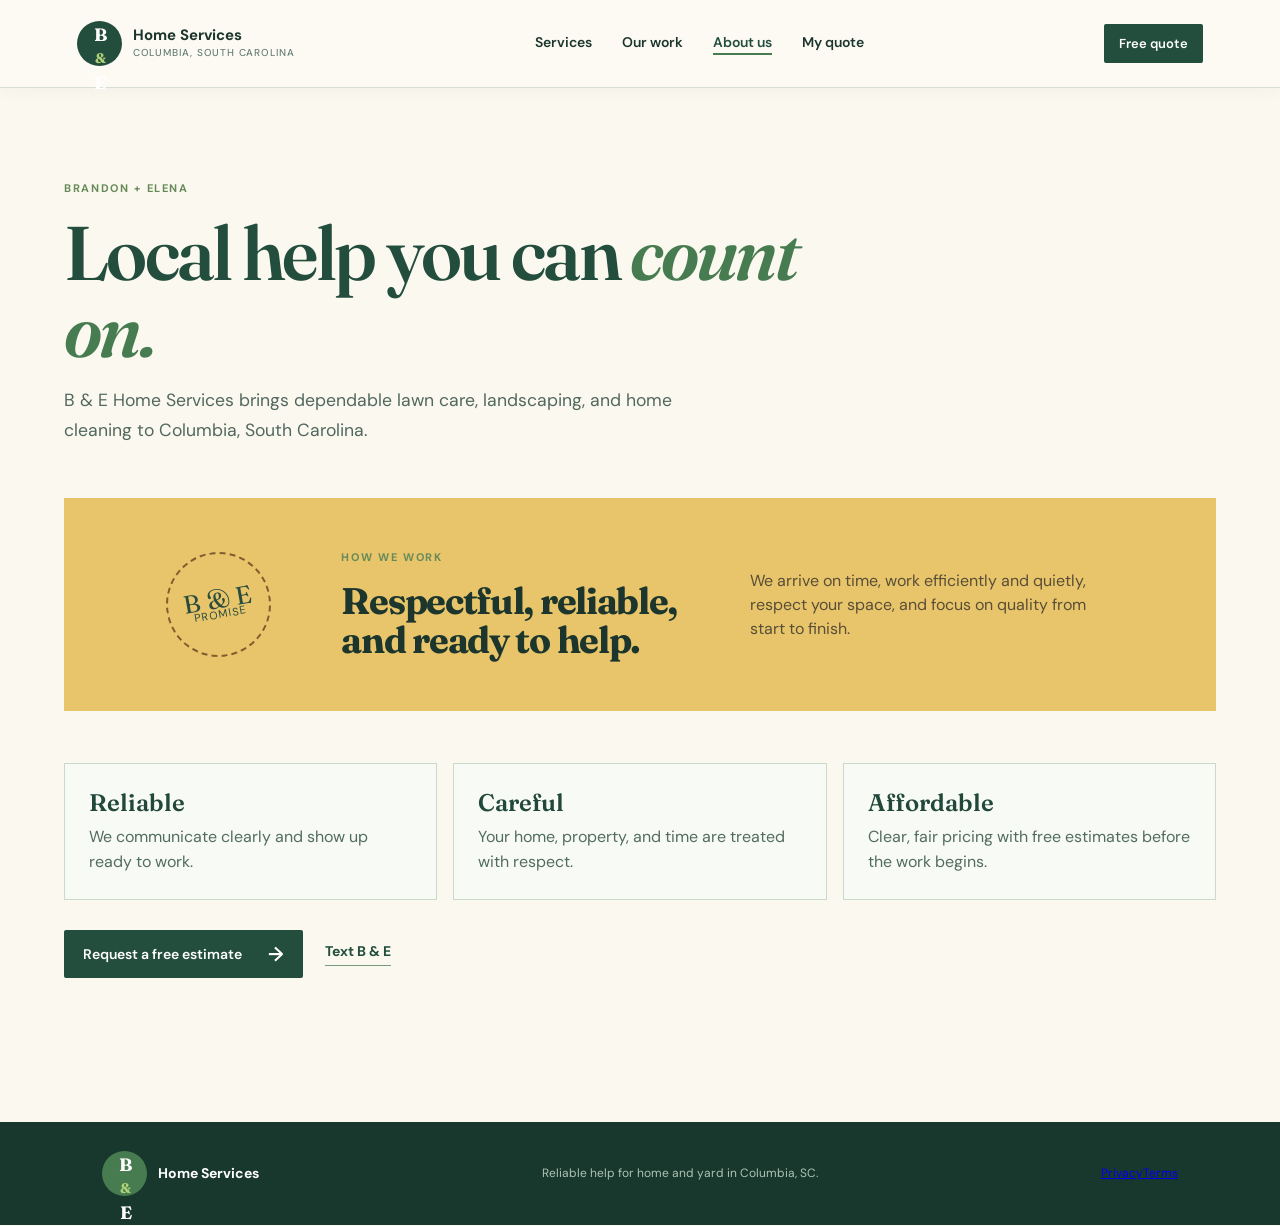
<file: about.html>
<!doctype html><html lang="en"><head><meta charset="utf-8"><meta name="viewport" content="width=device-width,initial-scale=1"><title>About Us | B & E Home Services</title><link rel="preconnect" href="https://fonts.googleapis.com"><link rel="preconnect" href="https://fonts.gstatic.com" crossorigin><link href="https://fonts.googleapis.com/css2?family=DM+Sans:wght@400;500;600;700&family=Fraunces:opsz,wght@9..144,600;9..144,700&display=swap" rel="stylesheet"><link rel="stylesheet" href="styles.css"></head><body><header class="site-header"><a class="brand" href="index.html"><span class="brand-mark">B<span>&</span>E</span><span class="brand-name">Home Services<small>Columbia, South Carolina</small></span></a><nav aria-label="Main navigation"><a href="services.html">Services</a><a href="work.html">Our work</a><a class="active" href="about.html">About us</a><a href="index.html#customerPortal">My quote</a></nav><a class="button button-small" href="index.html#contact">Free quote</a></header><main class="subpage about-page"><p class="eyebrow">Brandon + Elena</p><h1>Local help you can <em>count on.</em></h1><p class="subpage-lead">B &amp; E Home Services brings dependable lawn care, landscaping, and home cleaning to Columbia, South Carolina.</p><div class="promise"><div class="promise-badge">B &amp; E<br><span>promise</span></div><div><p class="eyebrow">How we work</p><h2>Respectful, reliable, and ready to help.</h2></div><p>We arrive on time, work efficiently and quietly, respect your space, and focus on quality from start to finish.</p></div><section class="why-grid"><article><strong>Reliable</strong><span>We communicate clearly and show up ready to work.</span></article><article><strong>Careful</strong><span>Your home, property, and time are treated with respect.</span></article><article><strong>Affordable</strong><span>Clear, fair pricing with free estimates before the work begins.</span></article></section><div class="subpage-actions"><a class="button" href="index.html#contact">Request a free estimate <span>→</span></a><a class="text-link" href="sms:+12522662160">Text B &amp; E</a></div></main><footer><a class="brand" href="index.html"><span class="brand-mark">B<span>&</span>E</span><span class="brand-name">Home Services</span></a><p>Reliable help for home and yard in Columbia, SC.</p><div class="footer-meta"><a href="privacy.html">Privacy</a><a href="terms.html">Terms</a></div></footer></body></html>
</file>
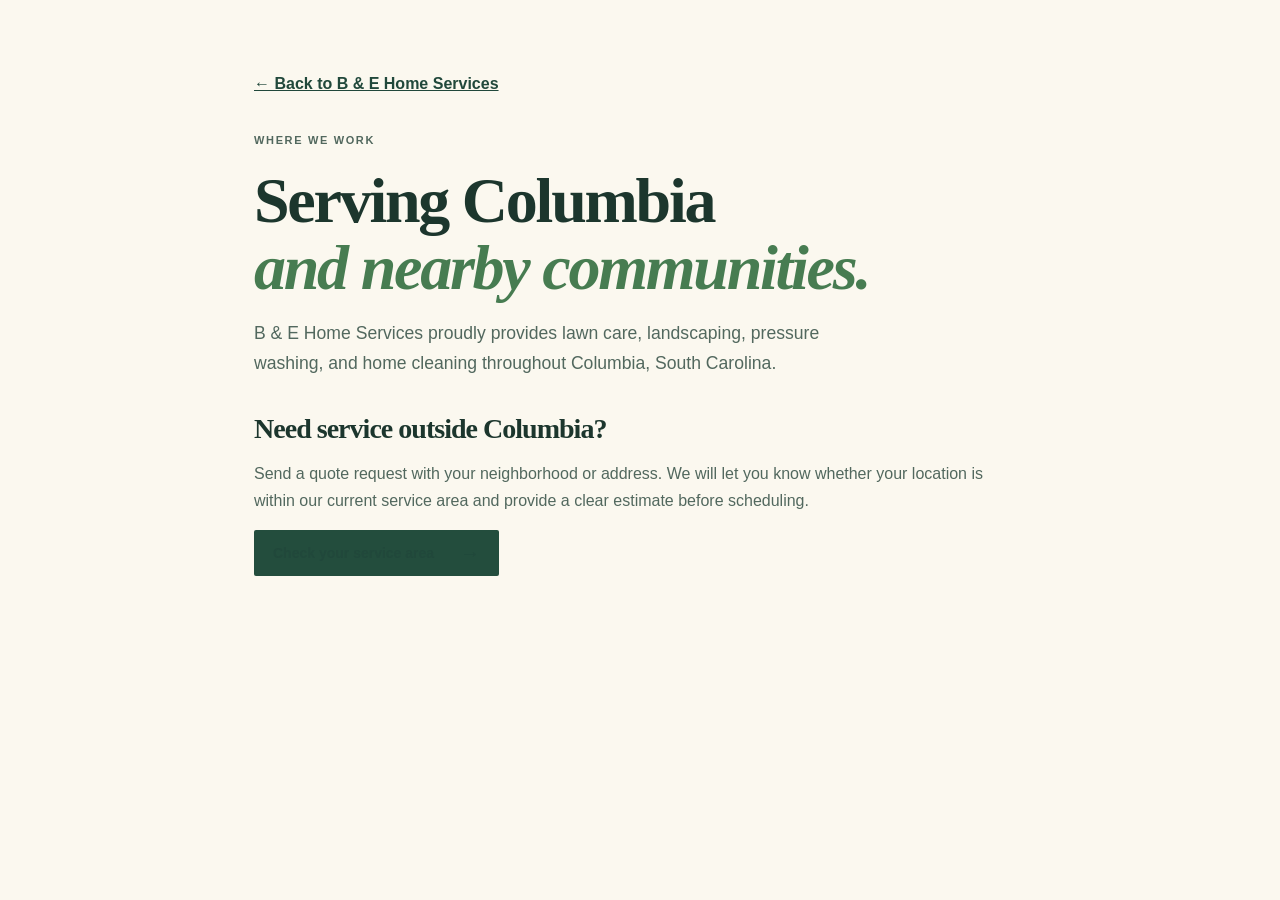
<file: areas.html>
<!doctype html>
<html lang="en">
  <head>
    <meta charset="UTF-8" />
    <meta name="viewport" content="width=device-width, initial-scale=1.0" />
    <meta name="description" content="B & E Home Services provides lawn care and cleaning in Columbia, South Carolina and nearby communities." />
    <title>Service Areas | B &amp; E Home Services</title>
    <link rel="stylesheet" href="styles.css" />
    <style>.legal{max-width:820px;margin:auto;padding:72px 24px}.legal h1{font-size:clamp(40px,6vw,64px)}.legal h2{margin-top:36px;font-size:28px}.legal p{color:#52685e;line-height:1.7}.legal a{color:#21483b;font-weight:700}.legal .back{display:inline-block;margin-bottom:35px}</style>
  </head>
  <body>
    <main class="legal">
      <a class="back" href="index.html">← Back to B &amp; E Home Services</a>
      <p class="eyebrow">Where we work</p>
      <h1>Serving Columbia<br /><em>and nearby communities.</em></h1>
      <p class="subpage-lead">B &amp; E Home Services proudly provides lawn care, landscaping, pressure washing, and home cleaning throughout Columbia, South Carolina.</p>
      <h2>Need service outside Columbia?</h2>
      <p>Send a quote request with your neighborhood or address. We will let you know whether your location is within our current service area and provide a clear estimate before scheduling.</p>
      <p><a class="button" href="index.html#contact">Check your service area <span>→</span></a></p>
    </main>
  </body>
</html>
</file>
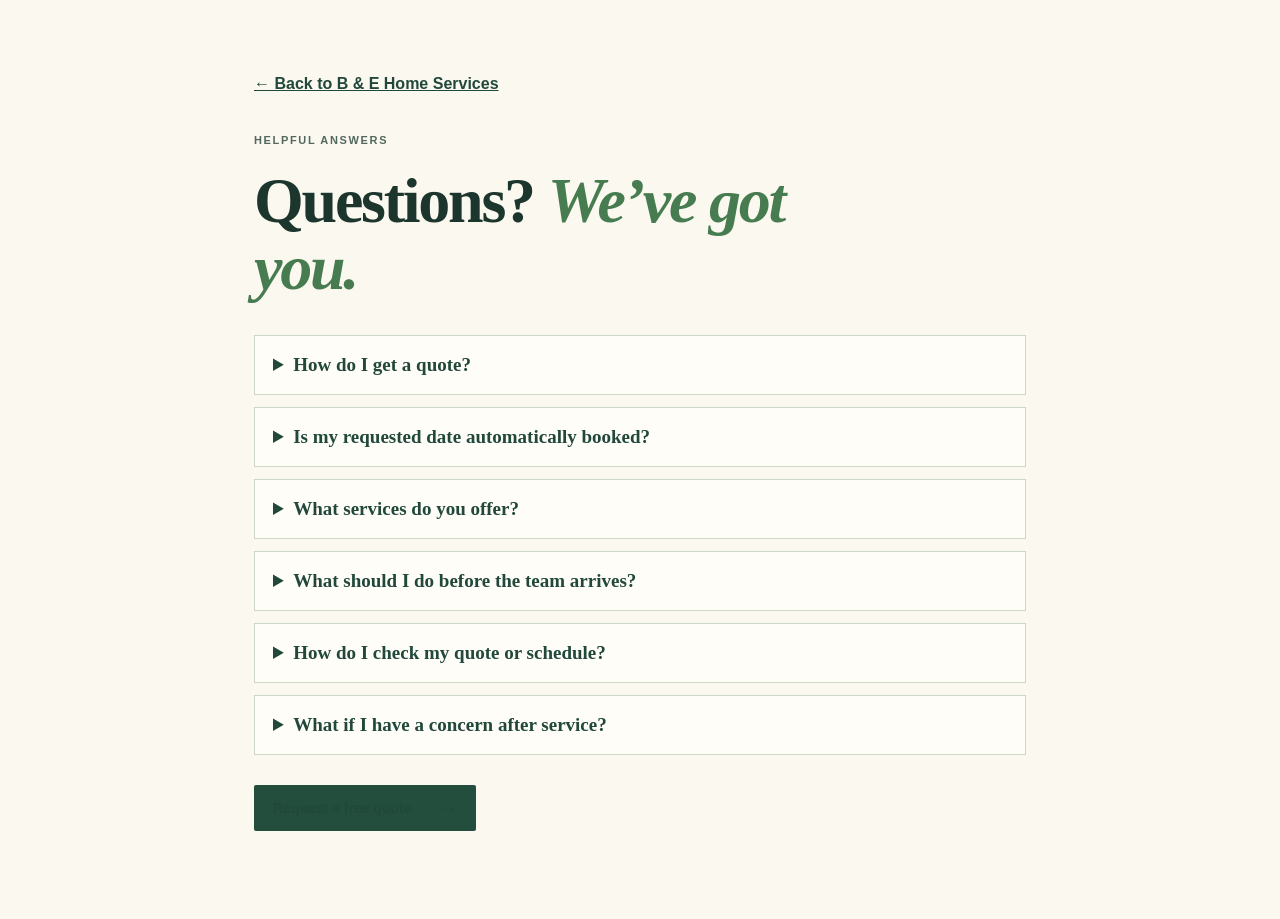
<file: faq.html>
<!doctype html>
<html lang="en">
  <head>
    <meta charset="UTF-8" />
    <meta name="viewport" content="width=device-width, initial-scale=1.0" />
    <meta name="description" content="Answers to common questions about B & E Home Services in Columbia, South Carolina." />
    <title>FAQ | B &amp; E Home Services</title>
    <link rel="stylesheet" href="styles.css" />
    <style>.legal{max-width:820px;margin:auto;padding:72px 24px}.legal h1{font-size:clamp(40px,6vw,64px)}.legal p{color:#52685e;line-height:1.7}.legal a{color:#21483b;font-weight:700}.legal .back{display:inline-block;margin-bottom:35px}.faq{display:grid;gap:12px;margin-top:34px}.faq details{padding:18px;border:1px solid #cbd9c8;background:#fffdf8}.faq summary{cursor:pointer;color:#21483b;font:600 19px Fraunces,serif}.faq p{margin:13px 0 0;color:#52685e;line-height:1.65}</style>
  </head>
  <body>
    <main class="legal">
      <a class="back" href="index.html">← Back to B &amp; E Home Services</a>
      <p class="eyebrow">Helpful answers</p>
      <h1>Questions? <em>We’ve got you.</em></h1>
      <div class="faq">
        <details><summary>How do I get a quote?</summary><p>Use the free quote form to tell us about the job, choose your preferred date, and add photos if helpful. The calculator shows a starting estimate; B &amp; E confirms final pricing before the work is booked.</p></details>
        <details><summary>Is my requested date automatically booked?</summary><p>No. You can request a preferred service date and arrival window, but B &amp; E will confirm availability with you before the job is scheduled.</p></details>
        <details><summary>What services do you offer?</summary><p>We provide lawn care and landscaping, hedge trimming, tree trimming, mulching, pressure washing, residential cleaning, commercial cleaning, deep cleaning, and basic home cleaning.</p></details>
        <details><summary>What should I do before the team arrives?</summary><p>Please secure valuables, pets, fragile items, and vehicles; share any access details; and let us know about existing damage, hazards, hidden conditions, irrigation, or special-care instructions before work begins.</p></details>
        <details><summary>How do I check my quote or schedule?</summary><p>Use the Customer Access section on the home page with the same email address you used for your quote request.</p></details>
        <details><summary>What if I have a concern after service?</summary><p>Please contact B &amp; E as soon as possible. We will review the concern and make reasonable efforts to address it. See our Terms of Use for property-condition and damage details.</p></details>
      </div>
      <p style="margin-top:30px"><a class="button" href="index.html#contact">Request a free quote <span>→</span></a></p>
    </main>
  </body>
</html>
</file>
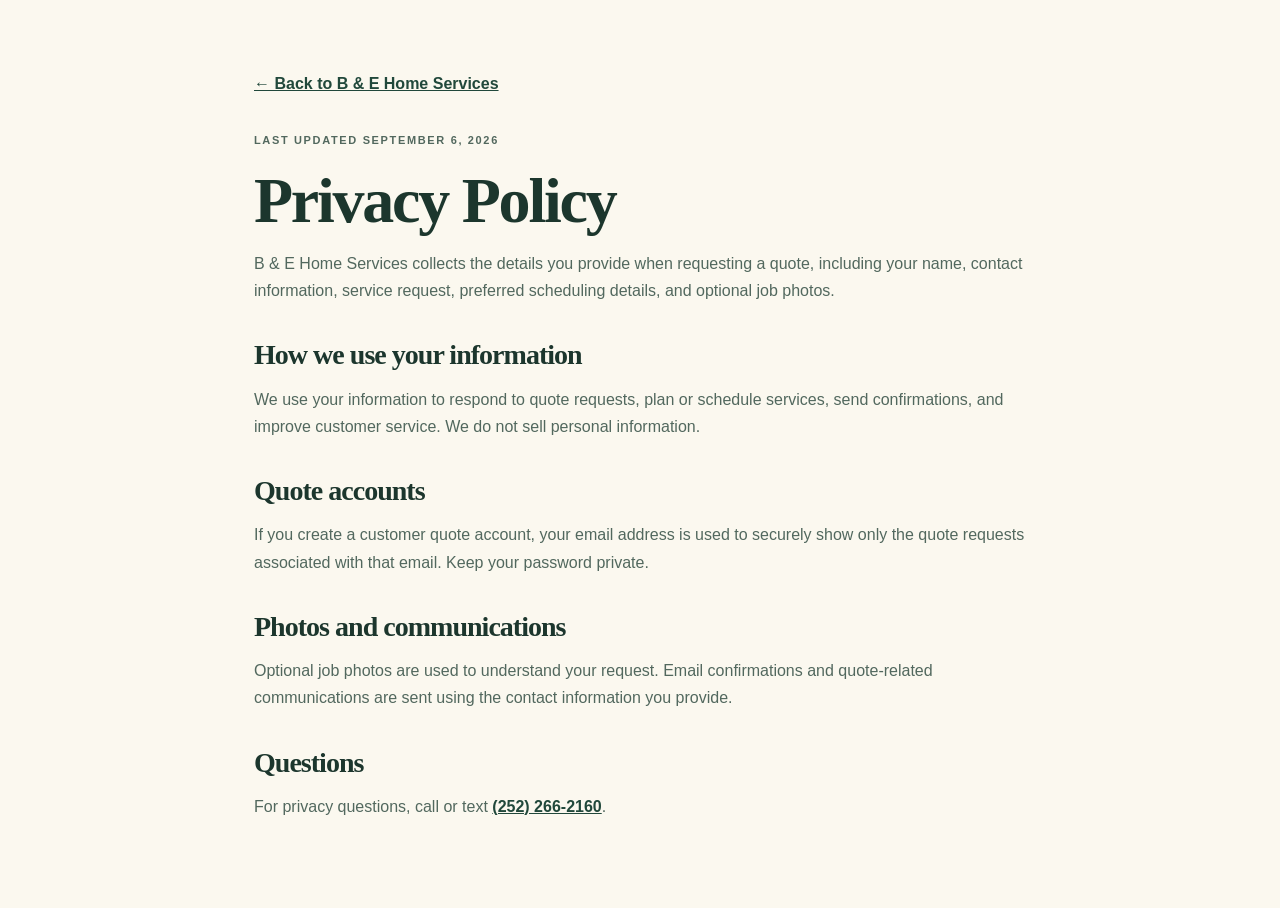
<file: privacy.html>
<!doctype html>
<html lang="en">
  <head>
    <meta charset="UTF-8" />
    <meta name="viewport" content="width=device-width, initial-scale=1.0" />
    <meta name="referrer" content="strict-origin-when-cross-origin" />
    <title>Privacy Policy | B &amp; E Home Services</title>
    <link rel="stylesheet" href="styles.css" />
    <style>.legal{max-width:820px;margin:auto;padding:72px 24px}.legal h1{font-size:clamp(40px,6vw,64px)}.legal h2{margin-top:36px;font-size:28px}.legal p,.legal li{color:#52685e;line-height:1.7}.legal a{color:#21483b;font-weight:700}.legal .back{display:inline-block;margin-bottom:35px}</style>
  </head>
  <body>
    <main class="legal">
      <a class="back" href="index.html">← Back to B &amp; E Home Services</a>
      <p class="eyebrow">Last updated September 6, 2026</p>
      <h1>Privacy Policy</h1>
      <p>B &amp; E Home Services collects the details you provide when requesting a quote, including your name, contact information, service request, preferred scheduling details, and optional job photos.</p>
      <h2>How we use your information</h2>
      <p>We use your information to respond to quote requests, plan or schedule services, send confirmations, and improve customer service. We do not sell personal information.</p>
      <h2>Quote accounts</h2>
      <p>If you create a customer quote account, your email address is used to securely show only the quote requests associated with that email. Keep your password private.</p>
      <h2>Photos and communications</h2>
      <p>Optional job photos are used to understand your request. Email confirmations and quote-related communications are sent using the contact information you provide.</p>
      <h2>Questions</h2>
      <p>For privacy questions, call or text <a href="tel:+12522662160">(252) 266-2160</a>.</p>
    </main>
  </body>
</html>
</file>
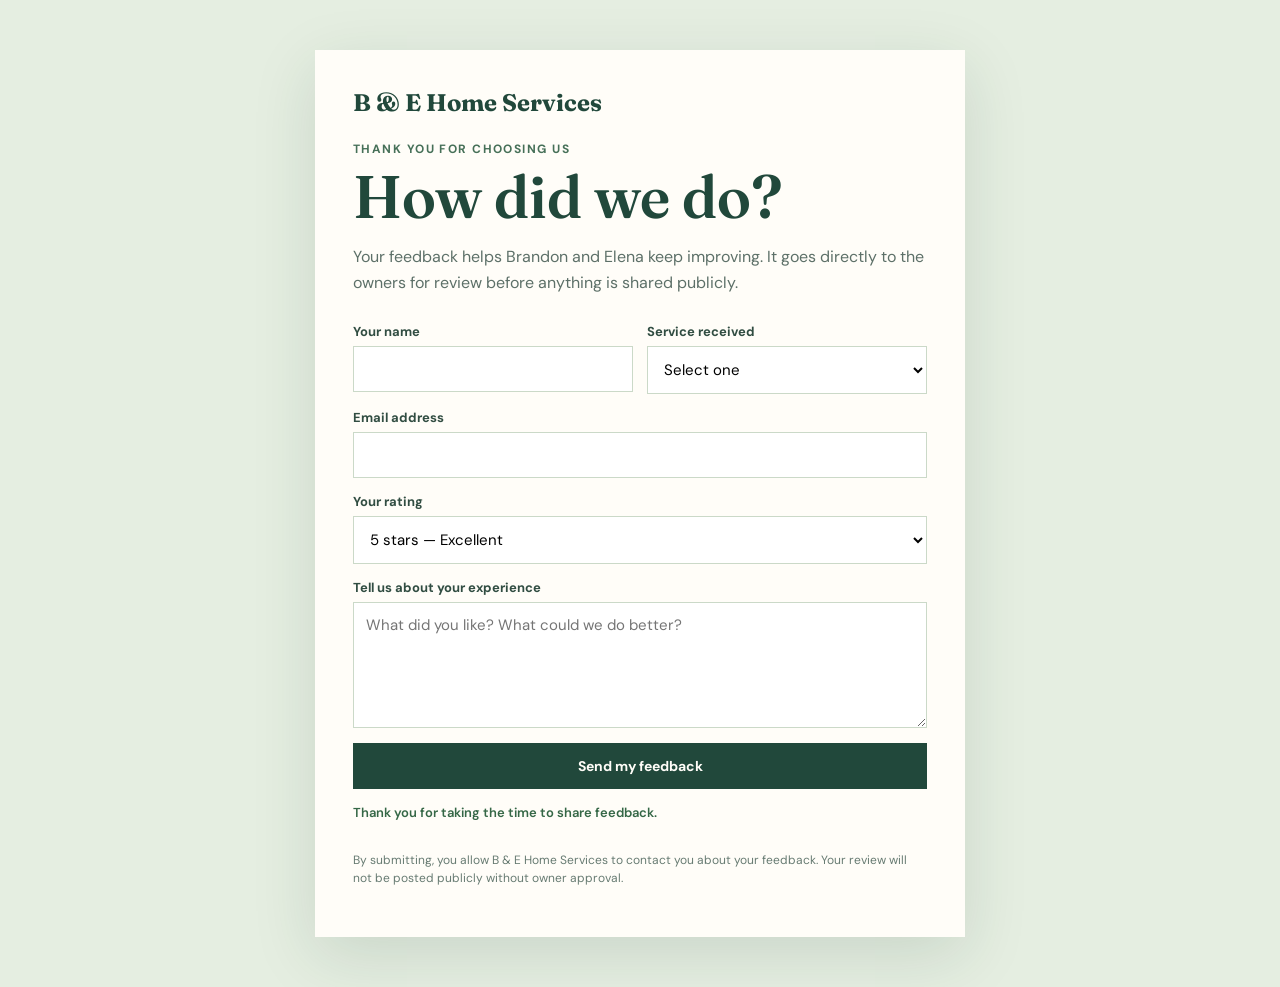
<file: review.html>
<!doctype html>
<html lang="en">
  <head>
    <meta charset="UTF-8" />
    <meta name="viewport" content="width=device-width, initial-scale=1.0" />
    <meta name="description" content="Share feedback about B & E Home Services." />
    <title>Leave a Review | B & E Home Services</title>
    <link rel="preconnect" href="https://fonts.googleapis.com" />
    <link rel="preconnect" href="https://fonts.gstatic.com" crossorigin />
    <link href="https://fonts.googleapis.com/css2?family=DM+Sans:wght@400;500;600;700&family=Fraunces:opsz,wght@9..144,600;9..144,700&display=swap" rel="stylesheet" />
    <style>
      :root{--forest:#21483b;--sage:#e5eee1;--cream:#fffdf8}*{box-sizing:border-box}body{margin:0;background:var(--sage);color:#1d382f;font-family:'DM Sans',sans-serif}.page{width:min(100% - 38px,650px);margin:50px auto;padding:38px;background:var(--cream);box-shadow:0 18px 60px #17392d22}.mark{font:700 24px Fraunces,serif;color:var(--forest)}.eyebrow{margin:24px 0 8px;color:#467058;font-size:12px;font-weight:700;letter-spacing:.12em;text-transform:uppercase}h1{margin:0;font:600 clamp(38px,7vw,60px)/1.05 Fraunces,serif;color:var(--forest)}.intro{color:#5d7068;line-height:1.6}form{display:grid;gap:15px;margin-top:28px}label{color:#314d42;font-size:13px;font-weight:700}input,textarea,select{display:block;width:100%;margin-top:6px;padding:12px;border:1px solid #cbd9c8;background:#fff;font:15px 'DM Sans',sans-serif}textarea{resize:vertical}.row{display:grid;grid-template-columns:1fr 1fr;gap:14px}.button{border:0;background:#21483b;color:#fffdf8;padding:14px 18px;font:700 14px 'DM Sans',sans-serif;cursor:pointer}.note{min-height:20px;margin:0;color:#356746;font-size:13px;font-weight:600}.small{font-size:12px;color:#677b72;line-height:1.5}.honeypot{position:absolute;left:-10000px;width:1px;height:1px;overflow:hidden}@media(max-width:520px){.page{margin:20px auto;padding:26px}.row{grid-template-columns:1fr}}
    </style>
  </head>
  <body>
    <main class="page"><div class="mark">B <span>&</span> E Home Services</div><p class="eyebrow">Thank you for choosing us</p><h1>How did we do?</h1><p class="intro">Your feedback helps Brandon and Elena keep improving. It goes directly to the owners for review before anything is shared publicly.</p><form id="reviewForm" method="POST" action="https://formsubmit.co/bandehomeservice26@gmail.com"><div class="row"><label>Your name<input required name="customerName" maxlength="80" autocomplete="name" /></label><label>Service received<select required name="service"><option value="" selected disabled>Select one</option><option>Lawn & landscaping</option><option>Pressure washing</option><option>Home cleaning</option><option>Commercial cleaning</option><option>Other</option></select></label></div><label>Email address<input required name="email" type="email" maxlength="120" autocomplete="email" /></label><label>Your rating<select required name="rating"><option value="5 stars">5 stars — Excellent</option><option value="4 stars">4 stars — Great</option><option value="3 stars">3 stars — Good</option><option value="2 stars">2 stars — Needs improvement</option><option value="1 star">1 star — Needs improvement</option></select></label><label>Tell us about your experience<textarea required name="review" rows="5" minlength="10" maxlength="1000" placeholder="What did you like? What could we do better?"></textarea></label><label class="honeypot" aria-hidden="true">Leave this blank<input name="companyWebsite" tabindex="-1" autocomplete="off" /></label><input type="hidden" name="_subject" value="New B & E customer feedback" /><input type="hidden" name="_template" value="table" /><input type="hidden" name="_autoresponse" value="Thank you for sharing feedback with B & E Home Services. We received your review and appreciate your time." /><button class="button" type="submit">Send my feedback</button><p class="note" aria-live="polite">Thank you for taking the time to share feedback.</p><p class="small">By submitting, you allow B & E Home Services to contact you about your feedback. Your review will not be posted publicly without owner approval.</p></form></main><script>
      const form=document.querySelector('#reviewForm');const note=document.querySelector('.note');const opened=Date.now();const jobReference=new URLSearchParams(location.search).get('job')||'Not provided';function hidden(name,value){let field=form.querySelector(`[name="${name}"]`);if(!field){field=document.createElement('input');field.type='hidden';field.name=name;form.append(field)}field.value=value}form.addEventListener('submit',(event)=>{event.preventDefault();const values=Object.fromEntries(new FormData(form).entries());if(values.companyWebsite||Date.now()-opened<3000){note.textContent='Please review the form and try again.';return}const next=new URL(location.href);next.searchParams.set('sent','1');hidden('job_reference',jobReference);hidden('_replyto',values.email);hidden('_next',next.href);form.submit()});if(new URLSearchParams(location.search).get('sent')==='1'){note.textContent='Thank you—your feedback was sent. Please check your email for a confirmation copy.';history.replaceState({},'',location.pathname)}
    </script></body>
</html>
</file>
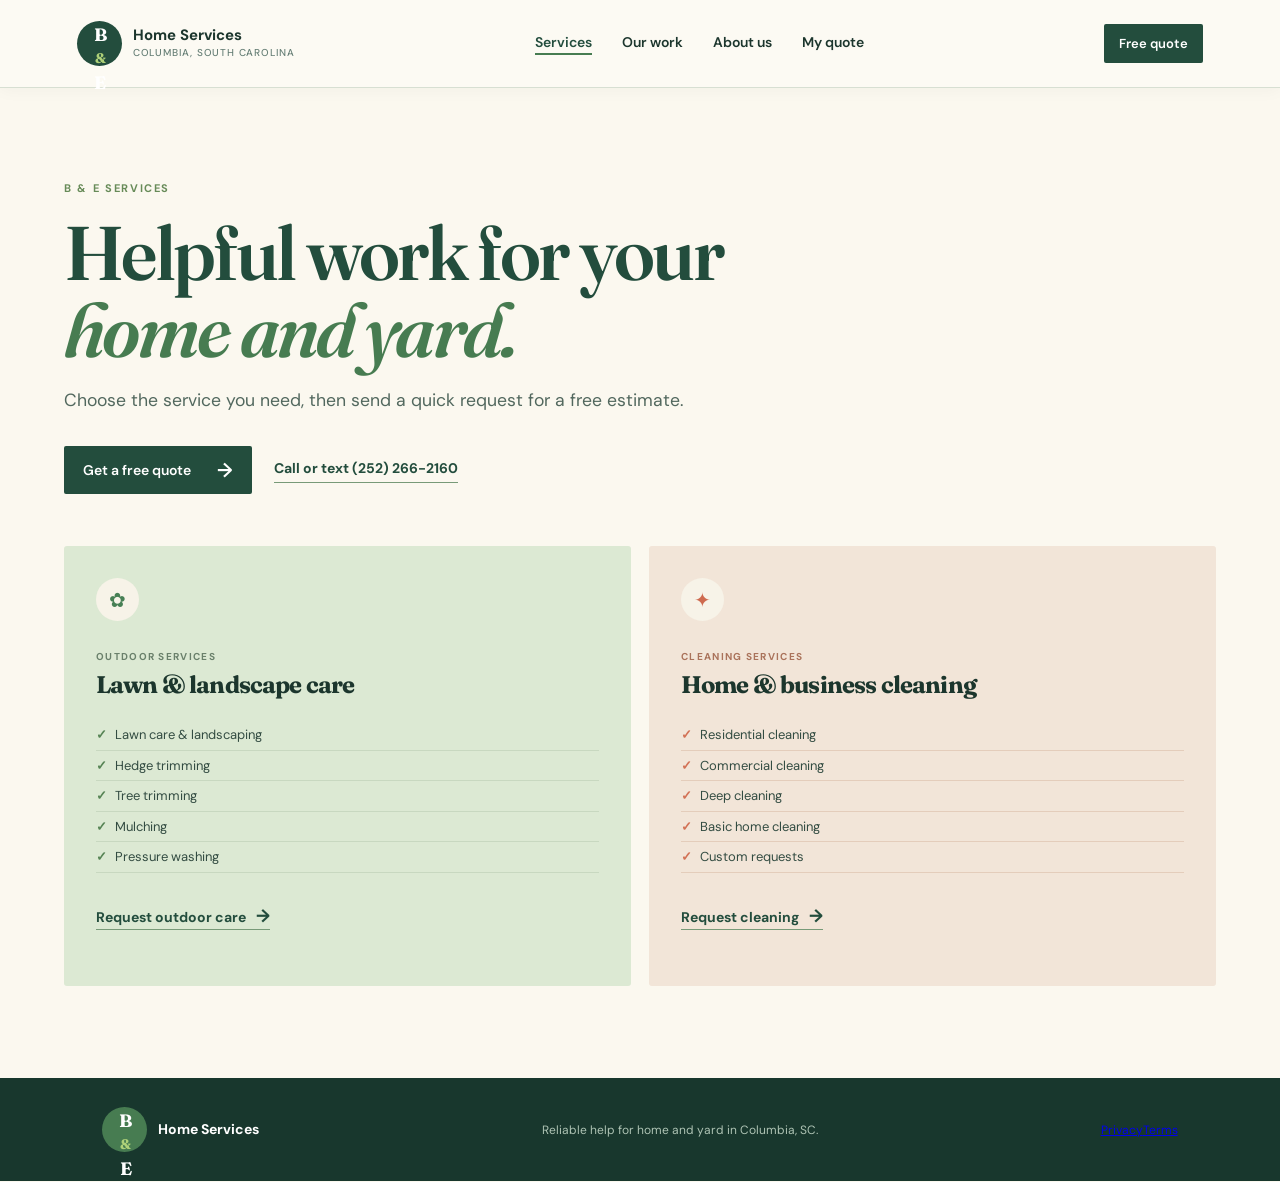
<file: services.html>
<!doctype html><html lang="en"><head><meta charset="utf-8"><meta name="viewport" content="width=device-width,initial-scale=1"><title>Services | B & E Home Services</title><link rel="preconnect" href="https://fonts.googleapis.com"><link rel="preconnect" href="https://fonts.gstatic.com" crossorigin><link href="https://fonts.googleapis.com/css2?family=DM+Sans:wght@400;500;600;700&family=Fraunces:opsz,wght@9..144,600;9..144,700&display=swap" rel="stylesheet"><link rel="stylesheet" href="styles.css"></head><body><header class="site-header"><a class="brand" href="index.html"><span class="brand-mark">B<span>&</span>E</span><span class="brand-name">Home Services<small>Columbia, South Carolina</small></span></a><nav aria-label="Main navigation"><a class="active" href="services.html">Services</a><a href="work.html">Our work</a><a href="about.html">About us</a><a href="index.html#customerPortal">My quote</a></nav><a class="button button-small" href="index.html#contact">Free quote</a></header><main class="subpage"><p class="eyebrow">B & E Services</p><h1>Helpful work for your <em>home and yard.</em></h1><p class="subpage-lead">Choose the service you need, then send a quick request for a free estimate.</p><div class="subpage-actions"><a class="button" href="index.html#contact">Get a free quote <span>→</span></a><a class="text-link" href="tel:+12522662160">Call or text (252) 266-2160</a></div><section class="service-grid service-page-grid"><article class="service-card lawn-card"><div class="card-icon">✿</div><p class="card-label">Outdoor services</p><h2>Lawn & landscape care</h2><ul><li>Lawn care & landscaping</li><li>Hedge trimming</li><li>Tree trimming</li><li>Mulching</li><li>Pressure washing</li></ul><a class="card-link" href="index.html#contact">Request outdoor care <span>→</span></a></article><article class="service-card cleaning-card"><div class="card-icon">✦</div><p class="card-label">Cleaning services</p><h2>Home & business cleaning</h2><ul><li>Residential cleaning</li><li>Commercial cleaning</li><li>Deep cleaning</li><li>Basic home cleaning</li><li>Custom requests</li></ul><a class="card-link" href="index.html#contact">Request cleaning <span>→</span></a></article></section></main><footer><a class="brand" href="index.html"><span class="brand-mark">B<span>&</span>E</span><span class="brand-name">Home Services</span></a><p>Reliable help for home and yard in Columbia, SC.</p><div class="footer-meta"><a href="privacy.html">Privacy</a><a href="terms.html">Terms</a></div></footer></body></html>
</file>
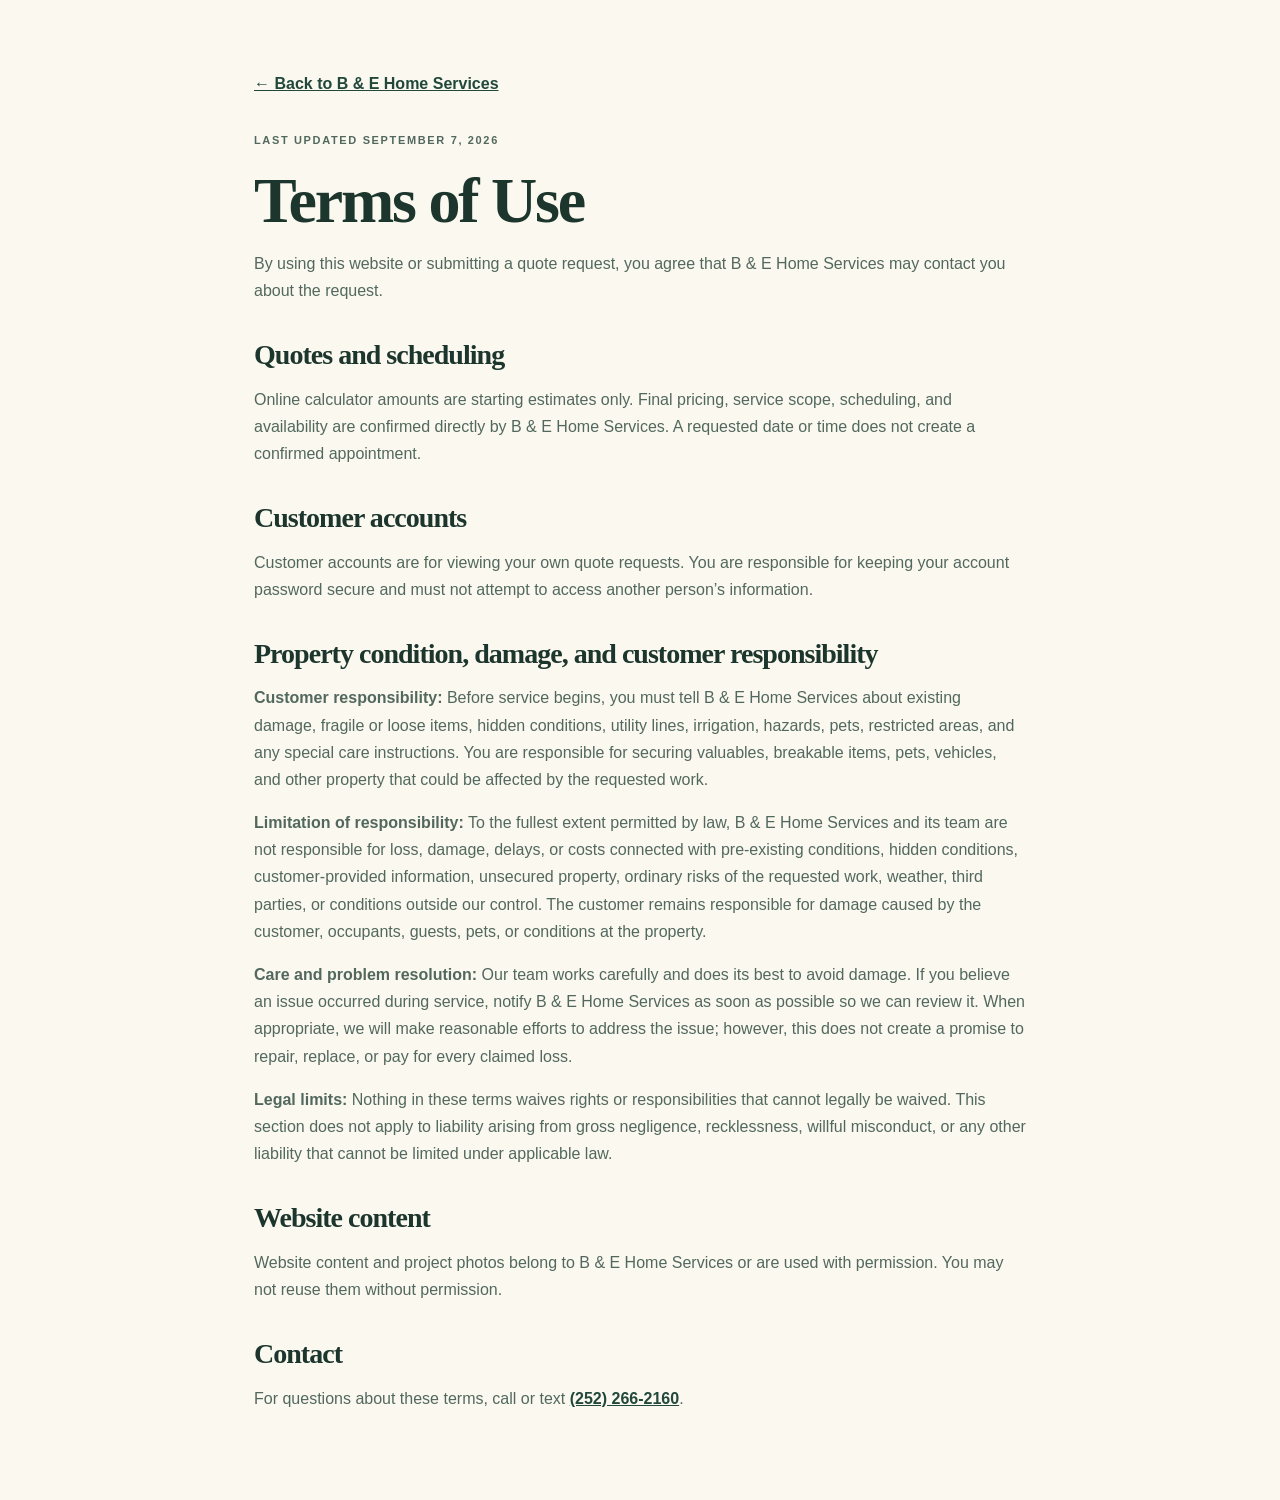
<file: terms.html>
<!doctype html>
<html lang="en">
  <head>
    <meta charset="UTF-8" />
    <meta name="viewport" content="width=device-width, initial-scale=1.0" />
    <meta name="referrer" content="strict-origin-when-cross-origin" />
    <title>Terms of Use | B &amp; E Home Services</title>
    <link rel="stylesheet" href="styles.css" />
    <style>.legal{max-width:820px;margin:auto;padding:72px 24px}.legal h1{font-size:clamp(40px,6vw,64px)}.legal h2{margin-top:36px;font-size:28px}.legal p,.legal li{color:#52685e;line-height:1.7}.legal a{color:#21483b;font-weight:700}.legal .back{display:inline-block;margin-bottom:35px}</style>
  </head>
  <body>
    <main class="legal">
      <a class="back" href="index.html">← Back to B &amp; E Home Services</a>
      <p class="eyebrow">Last updated September 7, 2026</p>
      <h1>Terms of Use</h1>
      <p>By using this website or submitting a quote request, you agree that B &amp; E Home Services may contact you about the request.</p>
      <h2>Quotes and scheduling</h2>
      <p>Online calculator amounts are starting estimates only. Final pricing, service scope, scheduling, and availability are confirmed directly by B &amp; E Home Services. A requested date or time does not create a confirmed appointment.</p>
      <h2>Customer accounts</h2>
      <p>Customer accounts are for viewing your own quote requests. You are responsible for keeping your account password secure and must not attempt to access another person’s information.</p>
      <h2>Property condition, damage, and customer responsibility</h2>
      <p><strong>Customer responsibility:</strong> Before service begins, you must tell B &amp; E Home Services about existing damage, fragile or loose items, hidden conditions, utility lines, irrigation, hazards, pets, restricted areas, and any special care instructions. You are responsible for securing valuables, breakable items, pets, vehicles, and other property that could be affected by the requested work.</p>
      <p><strong>Limitation of responsibility:</strong> To the fullest extent permitted by law, B &amp; E Home Services and its team are not responsible for loss, damage, delays, or costs connected with pre-existing conditions, hidden conditions, customer-provided information, unsecured property, ordinary risks of the requested work, weather, third parties, or conditions outside our control. The customer remains responsible for damage caused by the customer, occupants, guests, pets, or conditions at the property.</p>
      <p><strong>Care and problem resolution:</strong> Our team works carefully and does its best to avoid damage. If you believe an issue occurred during service, notify B &amp; E Home Services as soon as possible so we can review it. When appropriate, we will make reasonable efforts to address the issue; however, this does not create a promise to repair, replace, or pay for every claimed loss.</p>
      <p><strong>Legal limits:</strong> Nothing in these terms waives rights or responsibilities that cannot legally be waived. This section does not apply to liability arising from gross negligence, recklessness, willful misconduct, or any other liability that cannot be limited under applicable law.</p>
      <h2>Website content</h2>
      <p>Website content and project photos belong to B &amp; E Home Services or are used with permission. You may not reuse them without permission.</p>
      <h2>Contact</h2>
      <p>For questions about these terms, call or text <a href="tel:+12522662160">(252) 266-2160</a>.</p>
    </main>
  </body>
</html>
</file>
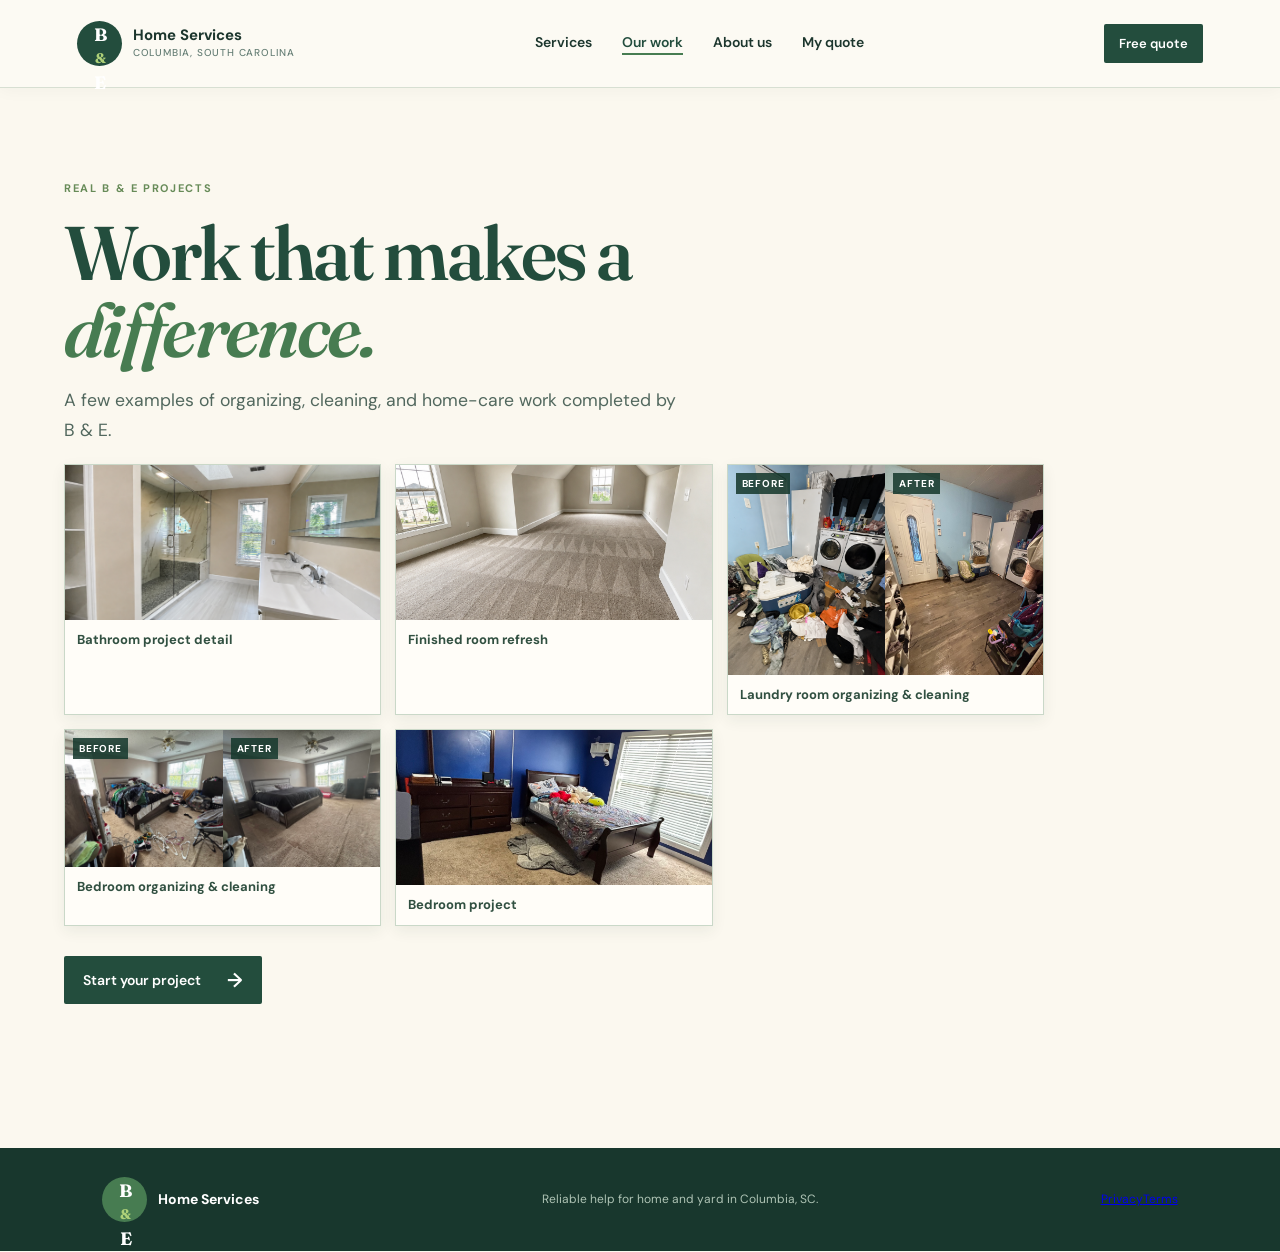
<file: work.html>
<!doctype html><html lang="en"><head><meta charset="utf-8"><meta name="viewport" content="width=device-width,initial-scale=1"><title>Our Work | B & E Home Services</title><link rel="preconnect" href="https://fonts.googleapis.com"><link rel="preconnect" href="https://fonts.gstatic.com" crossorigin><link href="https://fonts.googleapis.com/css2?family=DM+Sans:wght@400;500;600;700&family=Fraunces:opsz,wght@9..144,600;9..144,700&display=swap" rel="stylesheet"><link rel="stylesheet" href="styles.css"></head><body><header class="site-header"><a class="brand" href="index.html"><span class="brand-mark">B<span>&</span>E</span><span class="brand-name">Home Services<small>Columbia, South Carolina</small></span></a><nav aria-label="Main navigation"><a href="services.html">Services</a><a class="active" href="work.html">Our work</a><a href="about.html">About us</a><a href="index.html#customerPortal">My quote</a></nav><a class="button button-small" href="index.html#contact">Free quote</a></header><main class="subpage"><p class="eyebrow">Real B & E projects</p><h1>Work that makes a <em>difference.</em></h1><p class="subpage-lead">A few examples of organizing, cleaning, and home-care work completed by B & E.</p><div class="project-gallery" aria-label="B and E Home Services project photos"><article class="project-card"><a href="bathroom-project.png" target="_blank" rel="noopener"><img src="bathroom-project.png" alt="Bright bathroom project with a glass shower and double vanity"></a><p>Bathroom project detail</p></article><article class="project-card"><a href="carpet-project.png" target="_blank" rel="noopener"><img src="carpet-project.png" alt="Fresh carpet lines in a finished upstairs room"></a><p>Finished room refresh</p></article><article class="project-card project-pair"><div><img src="laundry-room-before.png" alt="Laundry room before organizing"><span>Before</span></div><div><img src="laundry-room-after.jpg" alt="Laundry room after organizing"><span>After</span></div><p>Laundry room organizing &amp; cleaning</p></article><article class="project-card project-pair"><div><img src="bedroom-before.jpg" alt="Bedroom before organizing"><span>Before</span></div><div><img src="bedroom-after.jpg" alt="Bedroom after organizing"><span>After</span></div><p>Bedroom organizing &amp; cleaning</p></article><article class="project-card"><a href="blue-bedroom-project.jpg" target="_blank" rel="noopener"><img src="blue-bedroom-project.jpg" alt="Blue bedroom project"></a><p>Bedroom project</p></article></div><div class="subpage-actions"><a class="button" href="index.html#contact">Start your project <span>→</span></a></div></main><footer><a class="brand" href="index.html"><span class="brand-mark">B<span>&</span>E</span><span class="brand-name">Home Services</span></a><p>Reliable help for home and yard in Columbia, SC.</p><div class="footer-meta"><a href="privacy.html">Privacy</a><a href="terms.html">Terms</a></div></footer></body></html>
</file>
<file: styles.css>
:root{--ink:#1c362d;--forest:#234d3d;--green:#477c51;--sage:#dce6d3;--cream:#fbf8ef;--clay:#d97953;--gold:#efbc54;--line:#d7dfd2}*{box-sizing:border-box}html{scroll-behavior:smooth}body{margin:0;background:var(--cream);color:var(--ink);font-family:'DM Sans',sans-serif;font-size:16px;line-height:1.5}.site-header{min-height:88px;display:flex;align-items:center;justify-content:space-between;padding:18px clamp(24px,6vw,90px);border-bottom:1px solid var(--line);background:#fcfaf4}.brand{display:flex;align-items:center;gap:11px;color:var(--ink);text-decoration:none}.brand-mark{display:inline-grid;place-items:center;width:45px;height:45px;border-radius:50%;color:white;background:var(--forest);font-family:Fraunces,serif;font-size:18px;font-weight:700;letter-spacing:-2px}.brand-mark span{color:#add078;font-size:14px}.brand-name{font-weight:700;font-size:15px;line-height:1.05}.brand-name small{display:block;font-size:10px;text-transform:uppercase;letter-spacing:.08em;font-weight:500;color:#688077;margin-top:4px}.site-header nav{display:flex;gap:30px}.site-header nav a{color:var(--ink);text-decoration:none;font-weight:600;font-size:14px}.button{background:var(--forest);border:0;color:#fff;border-radius:2px;display:inline-flex;gap:26px;align-items:center;justify-content:center;padding:15px 19px;font:600 14px 'DM Sans',sans-serif;text-decoration:none;cursor:pointer;transition:.2s}.button:hover{background:#17392d;transform:translateY(-1px)}.button span{font-size:20px;line-height:0}.button-small{padding:11px 15px;font-size:13px}.hero{display:grid;grid-template-columns:1.03fr .97fr;min-height:590px;overflow:hidden}.hero-copy{padding:clamp(65px,10vw,145px) clamp(24px,8vw,130px);padding-right:25px;position:relative;z-index:1}.eyebrow{text-transform:uppercase;letter-spacing:.15em;color:#678b58;font-size:11px;font-weight:700;margin:0 0 17px}h1,h2,h3{font-family:Fraunces,serif;line-height:1.05;letter-spacing:-.035em;margin:0}h1{font-size:clamp(47px,5.2vw,76px);max-width:640px}h1 em,h2 em{font-weight:600;color:var(--green)}.hero-text{max-width:510px;font-size:18px;color:#50645c;margin:25px 0 30px}.hero-actions{display:flex;gap:24px;align-items:center}.text-link,.card-link{font-size:14px;font-weight:700;color:var(--forest);text-decoration:none;border-bottom:1px solid #789a78;padding-bottom:3px}.text-link span,.card-link span{font-size:18px;margin-left:7px}.rating{display:flex;align-items:center;gap:13px;margin-top:53px}.rating-leaves{color:var(--gold);font-size:18px;letter-spacing:0}.rating p{margin:0;font-size:12px;color:#5f726a}.rating strong{color:var(--ink)}.hero-visual{position:relative;background:linear-gradient(180deg,#dce8e2 0%,#dce8e2 58%,#9ebb75 58%,#638d56 100%);overflow:hidden}.sun{position:absolute;width:100px;height:100px;background:#f5c55d;border-radius:50%;top:13%;right:19%;box-shadow:0 0 0 20px #f2ce793d}.cloud{position:absolute;width:100px;height:25px;border-radius:30px;background:#f6f4e9;opacity:.8}.cloud:before,.cloud:after{content:"";position:absolute;background:#f6f4e9;border-radius:50%}.cloud:before{width:40px;height:40px;bottom:4px;left:17px}.cloud:after{width:50px;height:50px;bottom:3px;right:13px}.cloud-one{top:20%;left:10%;transform:scale(.6)}.cloud-two{top:34%;right:13%;transform:scale(.42)}.house{position:absolute;bottom:16%;left:23%;width:280px;height:230px;filter:drop-shadow(0 14px 14px #234d3d2e)}.home-body{position:absolute;bottom:0;left:30px;width:220px;height:150px;background:#f2ead8;border:8px solid #fff7e9;border-bottom:0}.roof{position:absolute;top:15px;left:3px;width:0;height:0;border-left:138px solid transparent;border-right:138px solid transparent;border-bottom:105px solid #bc624f}.roof:after{content:"";position:absolute;left:-126px;top:77px;width:250px;border-top:12px solid #fff1da}.chimney{position:absolute;width:35px;height:73px;right:37px;top:4px;background:#a95043}.window{position:absolute;width:53px;height:57px;left:28px;top:33px;background:#9bc5c6;border:7px solid #fff}.window:after{content:"";position:absolute;width:5px;height:43px;background:#fff;left:17px}.door{position:absolute;width:55px;height:86px;right:28px;bottom:0;background:#31584a;border:7px solid #fff;border-bottom:0}.door:after{content:"";position:absolute;width:6px;height:6px;border-radius:50%;background:#ecc262;right:7px;top:40px}.bush{position:absolute;border-radius:50%;background:#32633c;bottom:13%;z-index:2}.bush-one{width:130px;height:100px;left:-28px}.bush-two{width:160px;height:123px;right:-40px}.bush-three{width:90px;height:80px;right:95px;background:#4b8145}.lawn-line{position:absolute;bottom:10%;left:0;width:100%;height:5px;background:#d9d65d;transform:skewY(-3deg)}.flower{position:absolute;color:#f4d165;font-size:26px;z-index:3}.flower-one{bottom:20%;left:13%}.flower-two{bottom:13%;right:15%;color:#ea8066}.flower-three{bottom:24%;right:6%;font-size:18px}.trust-strip{background:var(--forest);padding:22px clamp(24px,8vw,130px);color:#fff;display:flex;justify-content:space-between;align-items:center;gap:30px}.trust-strip p{margin:0;font-family:Fraunces,serif;font-size:18px}.trust-strip div{display:flex;gap:23px;flex-wrap:wrap}.trust-strip span{color:#dce9d1;font-size:12px;font-weight:600}.trust-strip span:before{content:'✦';color:#d7b859;margin-right:7px}.section{padding:clamp(75px,10vw,130px) clamp(24px,8vw,130px)}.services{display:grid;grid-template-columns:.73fr 1.27fr;gap:clamp(50px,8vw,120px);align-items:start}.section-heading h2,.contact h2{font-size:clamp(42px,4.5vw,63px)}.section-heading>p:last-child{color:#5d7069;max-width:330px;margin-top:22px}.service-grid{display:grid;grid-template-columns:1fr 1fr;gap:18px}.service-card{padding:32px;min-height:440px;border-radius:3px}.lawn-card{background:#dce9d3}.cleaning-card{background:#f2e5d8}.card-icon{width:43px;height:43px;display:grid;place-items:center;border-radius:50%;background:#f7f3e8;color:#478055;font-size:20px}.cleaning-card .card-icon{color:#ce6a4f}.card-label{text-transform:uppercase;letter-spacing:.13em;font-weight:700;color:#6a806b;font-size:10px;margin:28px 0 8px}.cleaning-card .card-label{color:#aa735b}.service-card h3{font-size:29px}.service-card>p:not(.card-label){font-size:14px;color:#566a61}.service-card ul{list-style:none;padding:0;margin:23px 0 30px;font-size:13px;color:#334c42}.service-card li{padding:5px 0;border-bottom:1px solid #c8d8c0}.cleaning-card li{border-color:#e4cdbb}.service-card li:before{content:'✓';font-weight:700;color:#568354;margin-right:8px}.cleaning-card li:before{color:#d27155}.promise{background:#e8c56b;display:grid;grid-template-columns:130px 1fr 1fr;gap:45px;align-items:center;padding:51px clamp(24px,8vw,130px)}.promise-badge{width:105px;height:105px;border-radius:50%;border:2px dashed #805d2f;display:grid;place-content:center;text-align:center;color:#294c3e;font-family:Fraunces,serif;font-size:25px;line-height:.85;transform:rotate(-10deg)}.promise-badge span{font-family:'DM Sans';font-size:11px;text-transform:uppercase;letter-spacing:.1em}.promise h2{font-size:37px}.promise>p{margin:0;color:#594e37;max-width:405px}.contact{display:grid;grid-template-columns:1fr 1fr;gap:clamp(50px,10vw,160px);background:#f5f1e7}.contact-copy>p:not(.eyebrow){color:#566a61;max-width:435px;margin-top:24px}.contact .location{font-size:13px;font-weight:700;color:#3d6950!important}.quote-form{padding:30px;background:#fffdf8;border:1px solid #e3ddcf;box-shadow:8px 8px 0 #e6eadc;display:grid;gap:14px}.quote-form label{font-weight:700;font-size:12px;color:#314d42}.quote-form input,.quote-form select,.quote-form textarea{width:100%;display:block;margin-top:5px;padding:11px;background:#faf9f3;border:1px solid #d8dfd4;border-radius:1px;font:14px 'DM Sans';color:var(--ink);resize:vertical}.quote-form .button{margin-top:4px}.form-note{text-align:center;margin:0;color:#6b8076;font-size:12px}footer{background:#18372d;color:#d6e2d3;display:flex;align-items:center;justify-content:space-between;gap:25px;padding:29px clamp(24px,8vw,130px);font-size:12px}footer .brand{color:white}footer .brand-mark{background:#477c51}footer .brand-name{font-size:14px}footer p{margin:0;color:#aec3b4}@media(max-width:800px){.site-header nav{display:none}.hero,.services,.contact{grid-template-columns:1fr}.hero-copy{padding-bottom:60px}.hero-visual{min-height:420px}.trust-strip,.promise{display:block}.trust-strip div{margin-top:15px;gap:11px 18px}.promise>*+*{margin-top:26px}.service-grid{grid-template-columns:1fr}.site-header{padding:15px 22px}.button-small{display:none}footer{display:grid;grid-template-columns:1fr 1fr}.hero-actions{flex-wrap:wrap}}@media(max-width:440px){h1{font-size:47px}.hero-visual{min-height:330px}.house{transform:scale(.78);transform-origin:bottom left;left:10%}.hero-copy,.section{padding-left:23px;padding-right:23px}.rating{margin-top:37px}}
:root{}.project-gallery{display:grid;grid-template-columns:repeat(3,minmax(0,1fr));gap:14px;max-width:980px}.project-card{margin:0;border:1px solid #cad8c8;background:#fffdf8;overflow:hidden;box-shadow:0 5px 14px #1f3d3012}.project-card>a{display:block;height:155px;background:#dce7d7}.project-card img{display:block;width:100%;height:100%;object-fit:cover;transition:transform .2s ease}.project-card>a:hover img{transform:scale(1.035)}.project-card p{margin:0;padding:10px 12px;color:#315041;font-size:13px;font-weight:700}.project-pair{display:grid;grid-template-columns:1fr 1fr}.project-pair>div{position:relative;min-width:0}.project-pair>div>a{height:155px}.project-pair>p{grid-column:1/-1}.project-pair span{position:absolute;top:8px;left:8px;padding:3px 6px;background:#17392ddd;color:#fff;font-size:10px;font-weight:700;text-transform:uppercase;letter-spacing:.08em}.gallery-extra{margin-top:14px}@media(max-width:800px){.project-gallery{grid-template-columns:repeat(2,minmax(0,1fr))}.project-card>a,.project-pair>div>a{height:135px}}@media(max-width:480px){.project-gallery{gap:10px}.project-card>a,.project-pair>div>a{height:112px}.project-card p{padding:8px;font-size:12px}}
/* Professional multi-page additions */
.site-header nav .active{color:var(--forest);border-bottom:2px solid var(--green)}
.worker-name{margin:0;text-align:center;font:600 28px Fraunces,serif;color:#21483b}.worker-page .portal-card{max-width:390px}.worker-page #workerCode{margin:12px auto 0;text-align:center;letter-spacing:.55em;font-size:22px;font-weight:700}.keypad{display:grid;grid-template-columns:repeat(3,1fr);gap:8px;margin:8px 0}.keypad button{min-height:48px;border:1px solid #cbd9c8;background:#f7faf5;color:#21483b;font:600 18px 'DM Sans',sans-serif;cursor:pointer}.keypad button:hover{background:#e2ebdf}.keypad .keypad-clear{font-size:13px;color:#52685e}
.worker-workspace{display:grid;gap:12px}.worker-toolbar{display:flex;justify-content:space-between;align-items:center;gap:14px;padding:18px 20px;border:1px solid #cbd9c8;background:#eff6eb}.worker-toolbar .eyebrow{margin:0 0 4px}.worker-summary{margin:0;color:#21483b;font-weight:700}.worker-tip{padding:13px 16px;border-left:4px solid #78a663;background:#f8fbf4;color:#426052;font-size:14px}.worker-actions .reset-button{min-height:42px;display:inline-flex;align-items:center;text-decoration:none}.worker-job{border-radius:7px;box-shadow:0 5px 16px #17392d0a}.worker-job p:first-of-type{font-weight:700;color:#315b40}
.worker-checklist{display:grid;gap:7px;margin:16px 0 0;padding:12px;border:1px solid #d4e2d0;background:#f7faf5}.worker-checklist legend{padding:0 5px;color:#315b40;font-size:13px;font-weight:700}.worker-checklist label{display:flex;align-items:center;gap:8px;color:#4f6759;font-size:13px}.worker-checklist input{width:17px;height:17px}
.worker-shared-notes{display:grid;gap:6px;margin-top:16px;color:#315b40;font-size:13px;font-weight:700}.worker-shared-notes textarea{width:100%;padding:10px;border:1px solid #cbd9c8;background:#fffdf8;color:#21483b;font:14px 'DM Sans',sans-serif;resize:vertical}
.worker-toolkit{margin-top:16px;border:1px solid #cbd9c8;background:#f7faf5}.worker-toolkit summary{padding:12px;cursor:pointer;color:#315b40;font-size:13px;font-weight:700}.worker-toolkit>p,.worker-toolkit>div{margin:0 12px 12px}.worker-timer{font-weight:700;color:#315b40}.worker-tool-actions,.worker-arrival,.worker-photo-tools,.worker-signature,.worker-issue{display:flex;align-items:center;gap:8px;flex-wrap:wrap}.worker-arrival{font-size:12px;font-weight:700;color:#4f6759}.worker-arrival input{width:62px}.worker-photo-tools input[type="file"]{max-width:230px}.worker-signature input,.worker-issue textarea{flex:1;min-width:180px}.worker-toolkit input,.worker-toolkit select,.worker-toolkit textarea{padding:9px;border:1px solid #cbd9c8;background:#fffdf8;color:#21483b;font:13px 'DM Sans',sans-serif}.worker-tool-status{min-height:18px;color:#426052;font-size:12px;font-weight:700}@media(max-width:520px){.worker-toolkit>div{align-items:stretch}.worker-arrival input,.worker-photo-tools input[type="file"],.worker-signature input,.worker-issue textarea{width:100%;max-width:none}.worker-toolkit .reset-button{width:100%;justify-content:center}}
.signature-pad{display:block;flex-basis:100%;width:100%;height:120px;border:1px dashed #789a78;background:#fffdf8;touch-action:none;cursor:crosshair}
.service-picker{margin:0;padding:0;border:0}.service-picker legend{margin-bottom:7px;color:#314d42;font-size:12px;font-weight:700}.service-picker legend small{font-weight:400}.service-picker>div{display:grid;grid-template-columns:repeat(2,minmax(0,1fr));gap:7px}.service-picker label{display:flex;align-items:center;gap:7px;padding:9px;border:1px solid #d8dfd4;background:#faf9f3;color:#314d42;font-size:12px;font-weight:600}.service-picker input{width:auto!important;margin:0!important;accent-color:var(--forest)}@media(max-width:520px){.service-picker>div{grid-template-columns:1fr}}
.quote-field-record{padding:9px;background:#f2f7ef;color:#315b40!important;font-size:12px!important;font-weight:700}.quote-field-media{display:flex;gap:8px;flex-wrap:wrap;margin:8px 0}.quote-field-media a{color:#315b40;font-size:12px;font-weight:700}.quote-field-media p{width:100%;margin:0;color:#6a4a32;font-size:12px}
.required{color:#b34231;font-weight:800}.required-note{margin:0!important;color:#8d3428!important;font-size:12px!important;font-weight:700}.required-note span{font-size:16px;line-height:0}
.worker-appointment{border:1px solid #b9d0b9;background:#f7faf4}.worker-appointment summary{padding:15px 17px;cursor:pointer;color:#21483b;font-weight:700}.worker-appointment form{display:grid;gap:12px;padding:0 17px 17px}.worker-appointment .form-row{display:grid;grid-template-columns:1fr 1fr;gap:12px}.worker-appointment label{display:grid;gap:5px;color:#314d42;font-size:12px;font-weight:700}.worker-appointment input,.worker-appointment select,.worker-appointment textarea{width:100%;padding:11px;border:1px solid #d2ddd0;background:#fffdf8;font:14px 'DM Sans',sans-serif;color:var(--ink)}.worker-appointment small{font-weight:400}.worker-appointment .button{margin-top:3px}@media(max-width:520px){.worker-appointment .form-row{grid-template-columns:1fr}}
@media(max-width:520px){.worker-page{padding:38px 16px}.worker-page h1{font-size:42px}.worker-page .portal-card{padding:18px}.keypad{gap:7px}.keypad button{min-height:52px;font-size:20px}.worker-toolbar{align-items:flex-start;flex-direction:column;padding:16px}.worker-toolbar .reset-button{width:100%;min-height:44px}.worker-tip{font-size:13px}.worker-job{padding:18px}.worker-job h2{font-size:22px}.worker-actions{display:grid;grid-template-columns:1fr 1fr;gap:9px}.worker-actions .button,.worker-actions .reset-button{width:100%;min-height:44px;padding:10px;text-align:center;justify-content:center}.worker-actions .button{grid-column:1/-1;order:-1}.worker-page #workerSignOut{width:100%;min-height:44px}.worker-page .portal-actions .button{width:100%;min-height:50px}.worker-toolkit{margin-top:13px}.worker-toolkit summary{padding:14px}.worker-tool-actions,.worker-arrival,.worker-photo-tools,.worker-signature,.worker-issue{display:grid;grid-template-columns:1fr;gap:9px}.worker-toolkit input,.worker-toolkit select,.worker-toolkit textarea{width:100%;min-height:44px;font-size:16px}.worker-toolkit .reset-button{min-height:45px}.signature-pad{width:100%;height:auto;touch-action:none;border:1px solid #cbd9c8;background:#fffdf8}.worker-checklist label{min-height:38px;font-size:14px}.worker-shared-notes textarea{min-height:105px;font-size:16px}.worker-appointment form{padding:0 14px 14px}.worker-appointment input,.worker-appointment select,.worker-appointment textarea{min-height:45px;font-size:16px}.worker-appointment .button{width:100%;min-height:48px}.worker-job>p{overflow-wrap:anywhere}}
.worker-complete{background:#315b40!important;min-width:150px}.worker-complete:disabled{background:#91a897!important;cursor:default;transform:none!important}.mobile-keypad{touch-action:manipulation}@media(max-width:520px){.mobile-keypad{gap:10px;margin:14px 0}.mobile-keypad button{min-height:62px;border-radius:8px;font-size:22px;-webkit-tap-highlight-color:transparent}.mobile-keypad .keypad-clear{font-size:14px}.worker-actions .worker-complete{grid-column:1/-1}}
.subpage{max-width:1200px;margin:0 auto;padding:92px 24px}.subpage h1{max-width:780px;margin:8px 0 16px;font:600 clamp(42px,6vw,76px)/1.02 Fraunces,serif;color:var(--forest)}.subpage h1 em{color:var(--green)}.subpage-lead{max-width:620px;font-size:1.1rem;line-height:1.7;color:#52685e}.subpage-actions{display:flex;align-items:center;gap:22px;flex-wrap:wrap;margin:30px 0 52px}.service-page-grid{margin-top:20px}.about-page .promise{margin:52px 0}.why-grid{display:grid;grid-template-columns:repeat(3,1fr);gap:16px}.why-grid article{display:grid;gap:8px;padding:24px;border:1px solid #cbd9c8;background:#f7faf5}.why-grid strong{font:600 24px Fraunces,serif;color:#21483b}.why-grid span{line-height:1.55;color:#536c60}.worker-panel{max-width:760px;display:grid;gap:22px}.worker-jobs{display:grid;gap:14px}.worker-jobs>p{margin:0;color:#5d7167}.worker-job{padding:22px;border:1px solid #cbd9c8;background:#fffdf8}.worker-job h2{margin:0 0 10px;font:600 24px Fraunces,serif;color:#21483b}.worker-job p{margin:6px 0;color:#52685e;line-height:1.5}.worker-actions{display:flex;align-items:center;gap:15px;flex-wrap:wrap;margin-top:16px}@media(max-width:800px){.subpage{padding:62px 23px}.why-grid{grid-template-columns:1fr}.site-header nav{gap:10px}.site-header nav a{font-size:12px}}

/* Polished public site and owner workspace */
.site-header{position:sticky;top:0;z-index:8;background:#fcfaf4ed;backdrop-filter:blur(12px);box-shadow:0 2px 16px #17392d0a}.hero-copy{background:radial-gradient(circle at 15% 10%,#fffef8 0,transparent 34%)}.hero-visual:after{content:"";position:absolute;inset:0;background:linear-gradient(120deg,transparent 48%,#fff8 100%);pointer-events:none}.availability-chip{display:inline-flex;align-items:center;gap:8px;margin:20px 0 0;padding:7px 11px;border:1px solid #afc7a8;border-radius:999px;background:#eff6eb;color:#315b40;font-size:12px;font-weight:700}.availability-chip:before{content:"";width:7px;height:7px;border-radius:50%;background:#57a169;box-shadow:0 0 0 3px #57a16922}.header-phone{font-size:13px;font-weight:700;color:#315b40;text-decoration:none}.header-phone:hover{color:#17392d}.admin-section{position:relative;background:linear-gradient(135deg,#e8f0e4,#dce9df)!important}.admin-section:before{content:"OWNER WORKSPACE";position:absolute;right:clamp(24px,8vw,130px);top:34px;color:#31584a18;font:700 11px 'DM Sans',sans-serif;letter-spacing:.2em}.admin-intro{position:sticky;top:115px;height:max-content}.admin-intro h2{color:#17392d}.admin-form{border-radius:10px!important;border:1px solid #c5d6c8!important;box-shadow:0 18px 44px #17392d14}.admin-panel{border-radius:7px!important;border-color:#d4e0d3!important}.admin-panel legend{font-size:19px!important}.admin-highlight{background:linear-gradient(135deg,#f8fcf4,#eaf4e5)!important;border-color:#aac89f!important}.security-panel{background:linear-gradient(135deg,#f0f6f1,#e5f0e8)!important}.security-checklist{display:grid;grid-template-columns:repeat(2,minmax(0,1fr));gap:8px;margin:14px 0;color:#315b40;font-size:12px;font-weight:700}.security-checklist span{padding:8px 9px;border-radius:5px;background:#fffdf8;border:1px solid #cfdfcf}.toggle-grid label{padding:9px 10px;border-radius:5px;background:#fffdf8;border:1px solid #dce6d8;transition:.2s}.toggle-grid label:has(input:checked){border-color:#8eb487;background:#f4faef}.quote-form{border-radius:8px;box-shadow:12px 12px 0 #dce6d5}.quick-contact a{box-shadow:0 10px 24px #17392d25}.site-notice{position:sticky;top:88px;z-index:7;margin:0;padding:11px 24px;text-align:center;background:#f4d88f;color:#543f1e;font-weight:700}.site-notice p{margin:0}.form-check{padding:10px;background:#f4f8f0;border-radius:4px}.form-check input{width:auto!important;display:inline!important;margin:0 7px 0 0!important}@media(max-width:900px){.header-phone{display:none}.admin-intro{position:static}.security-checklist{grid-template-columns:1fr}}@media(max-width:520px){.site-header{position:relative}.site-notice{top:0}.admin-section:before{display:none}.admin-form{padding:18px!important}.security-checklist{font-size:11px}}
</file>
